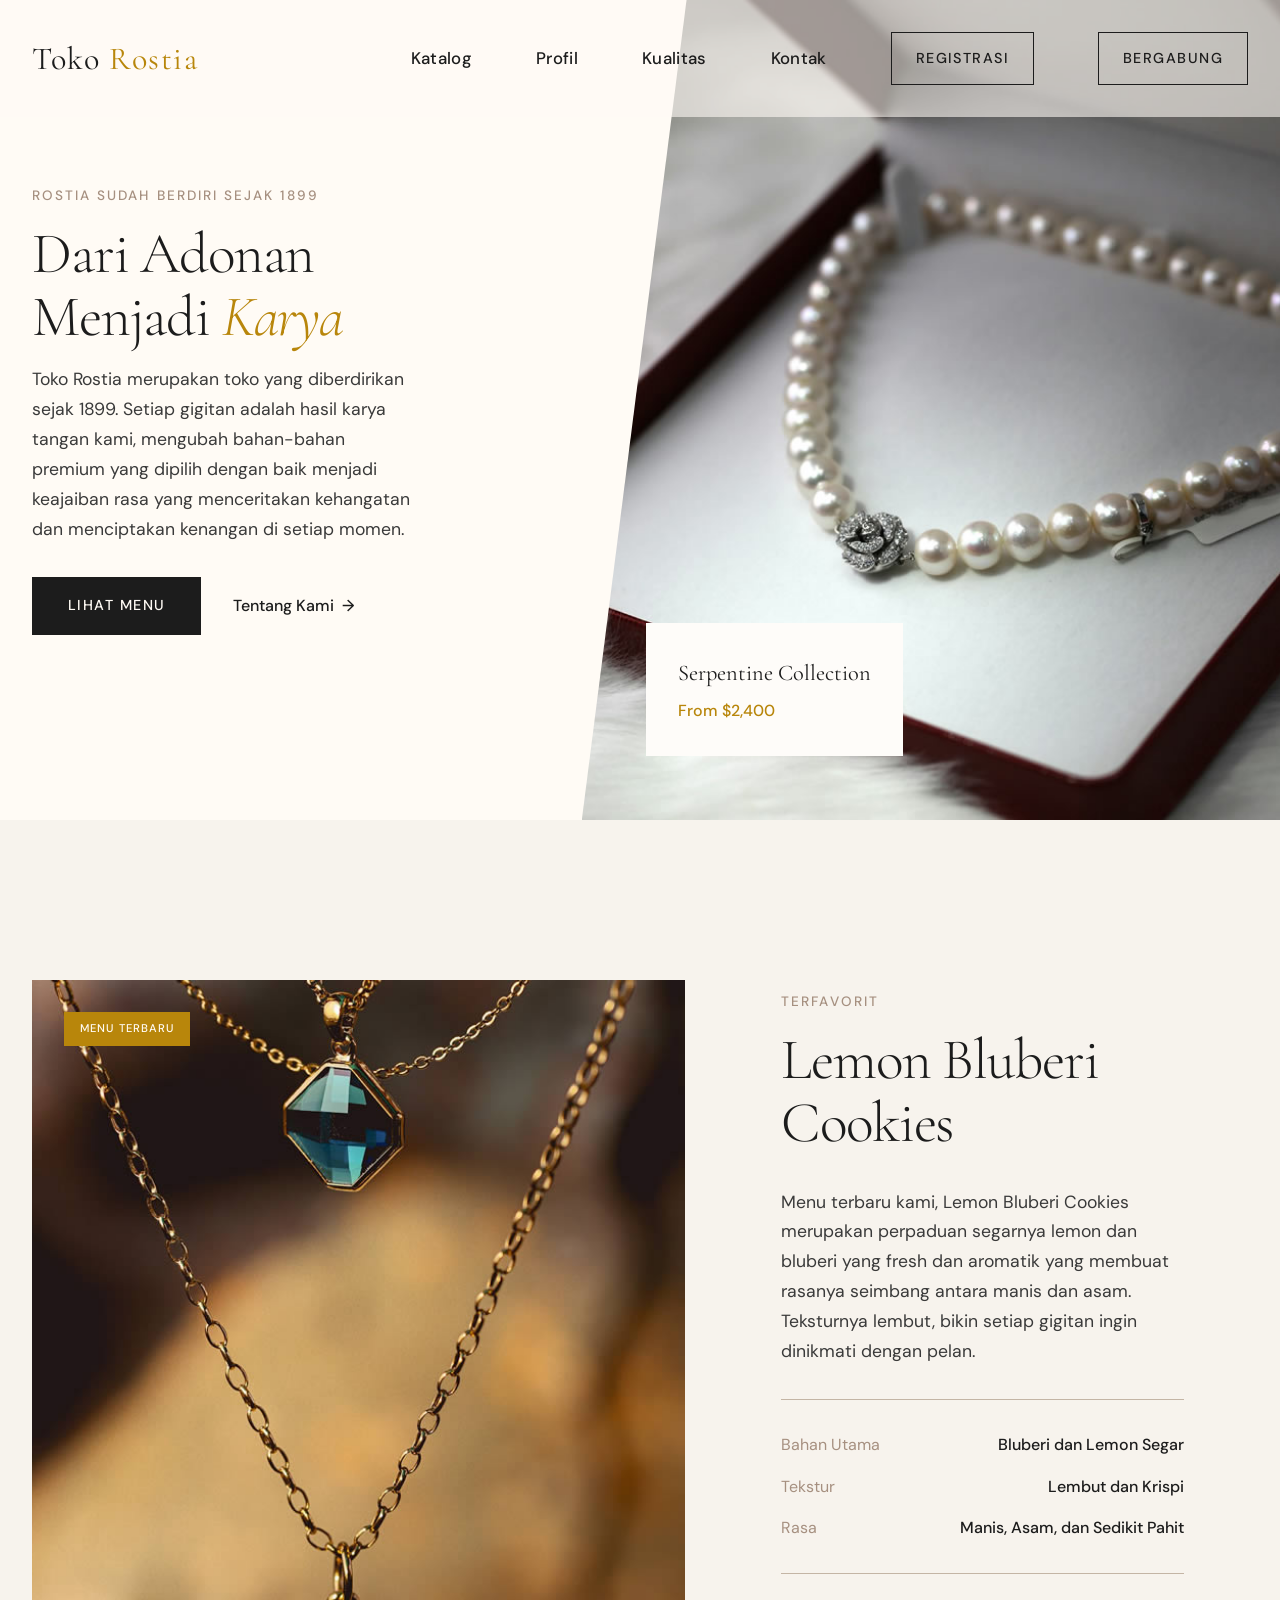
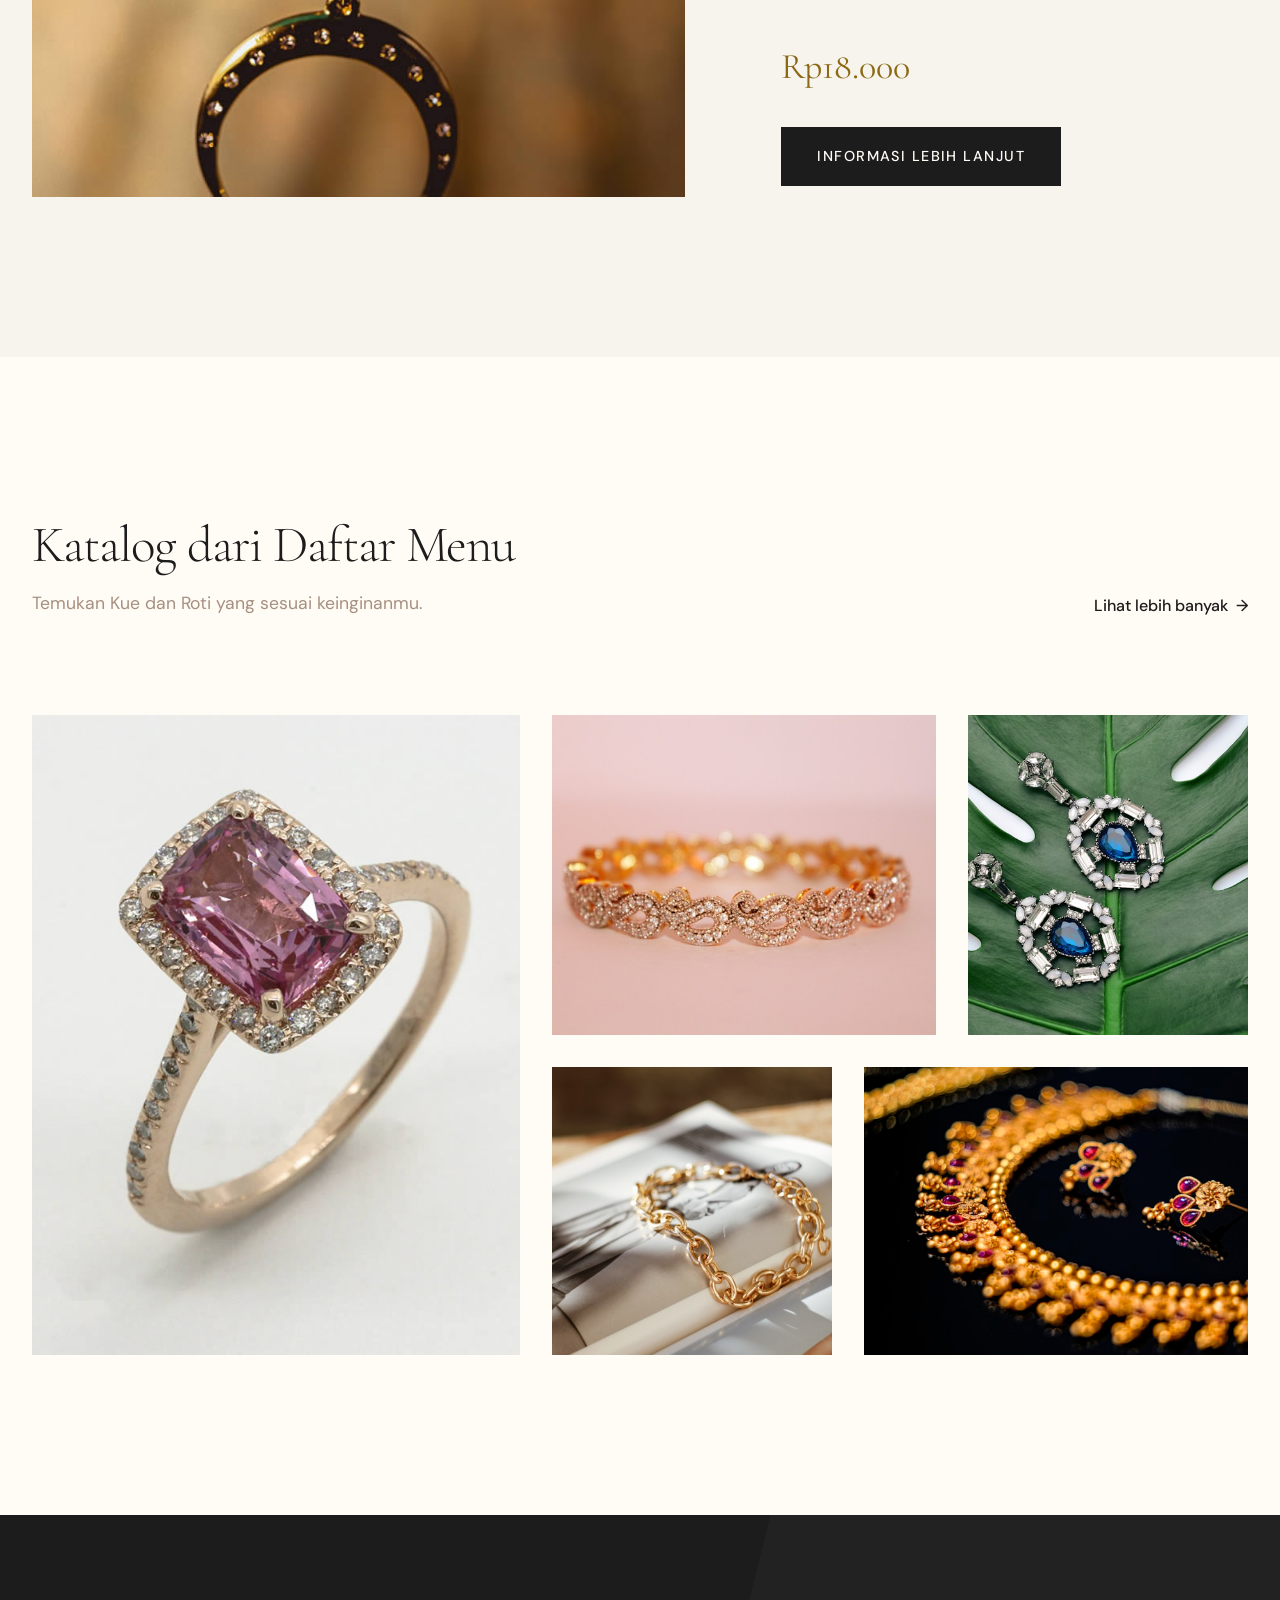
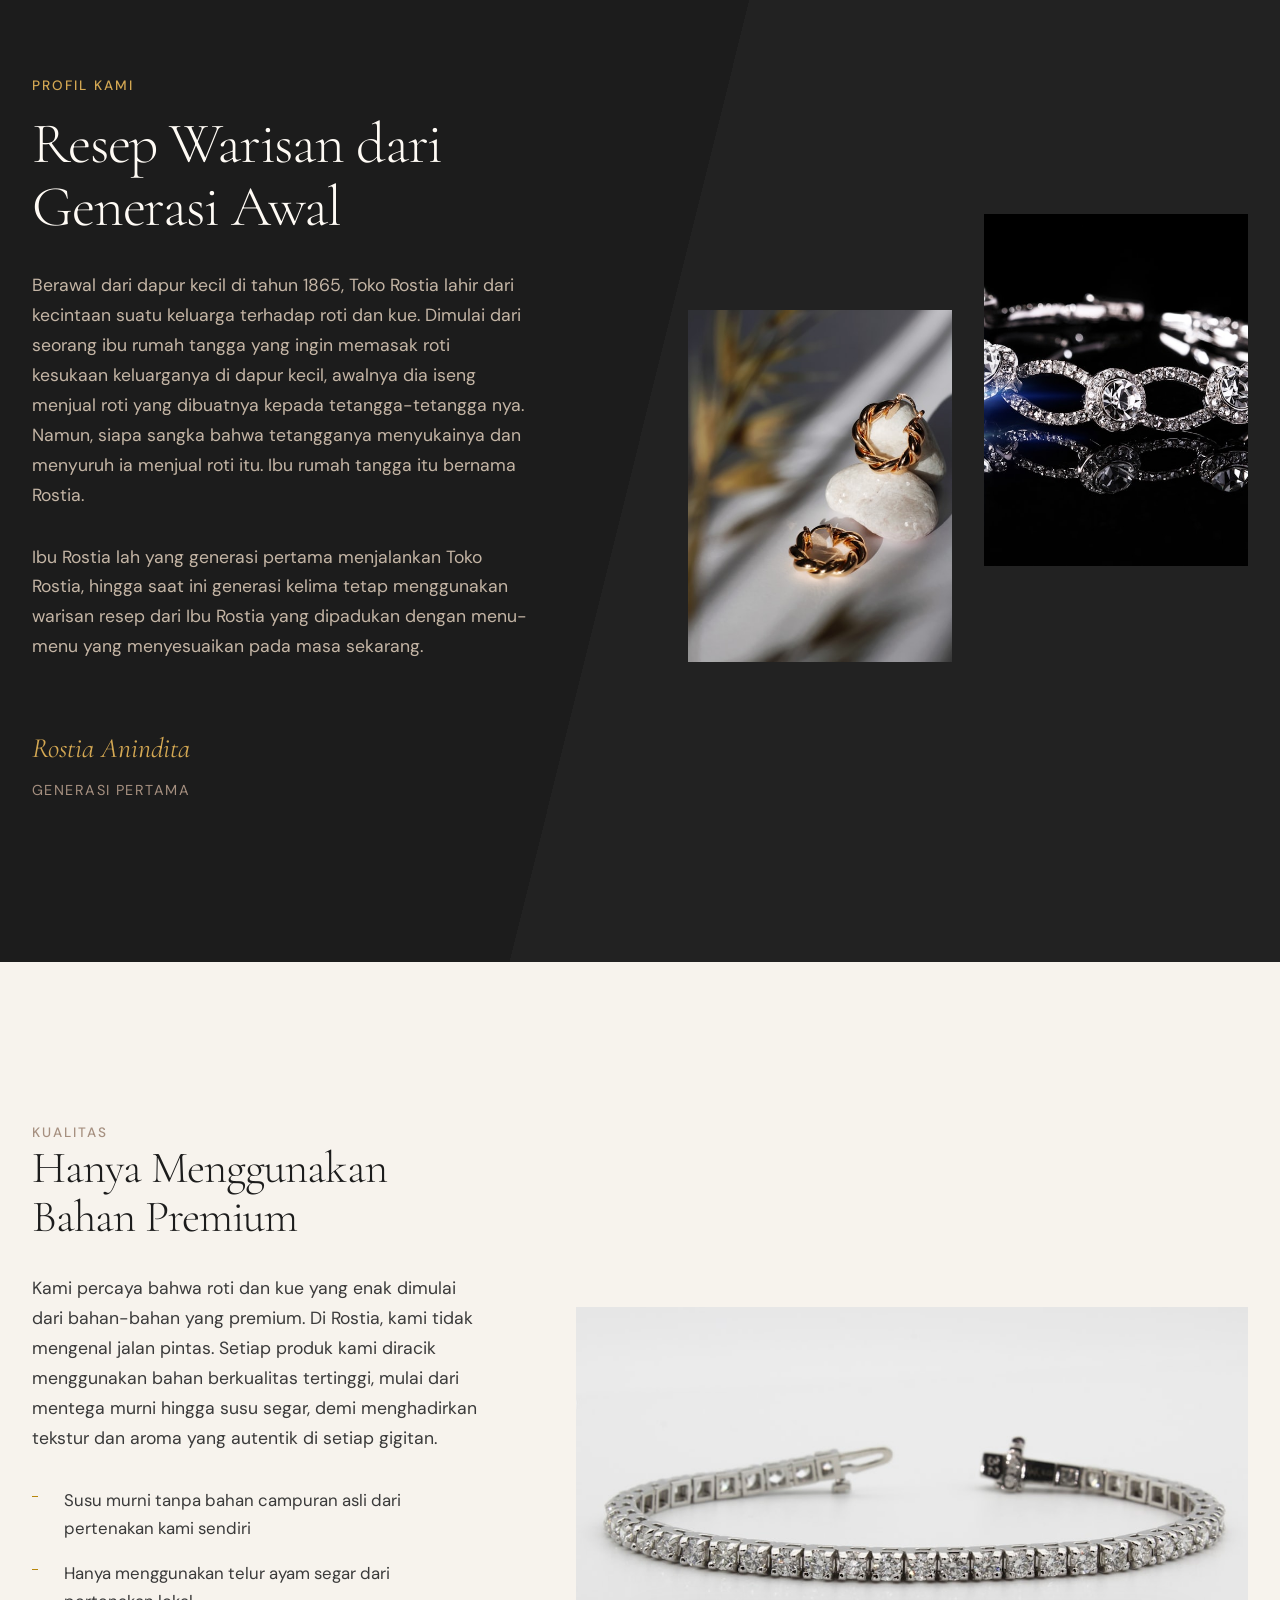
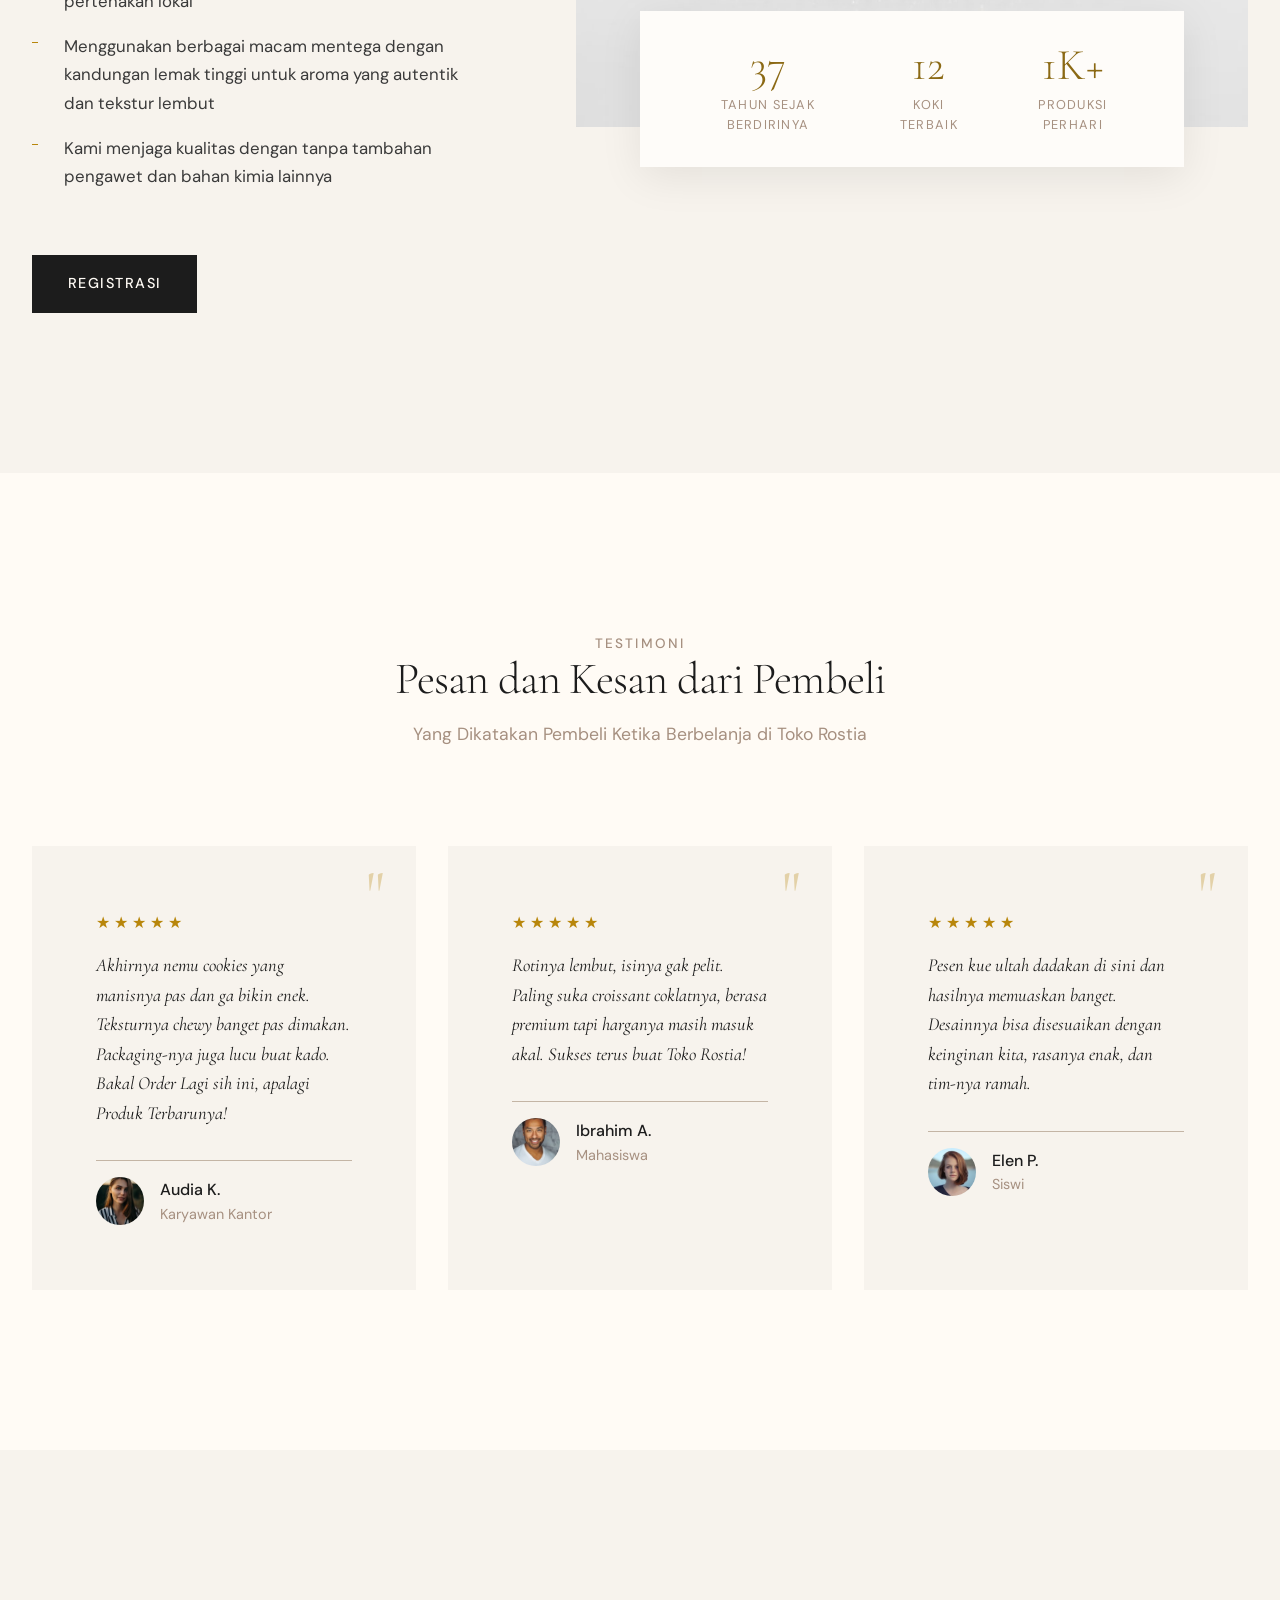
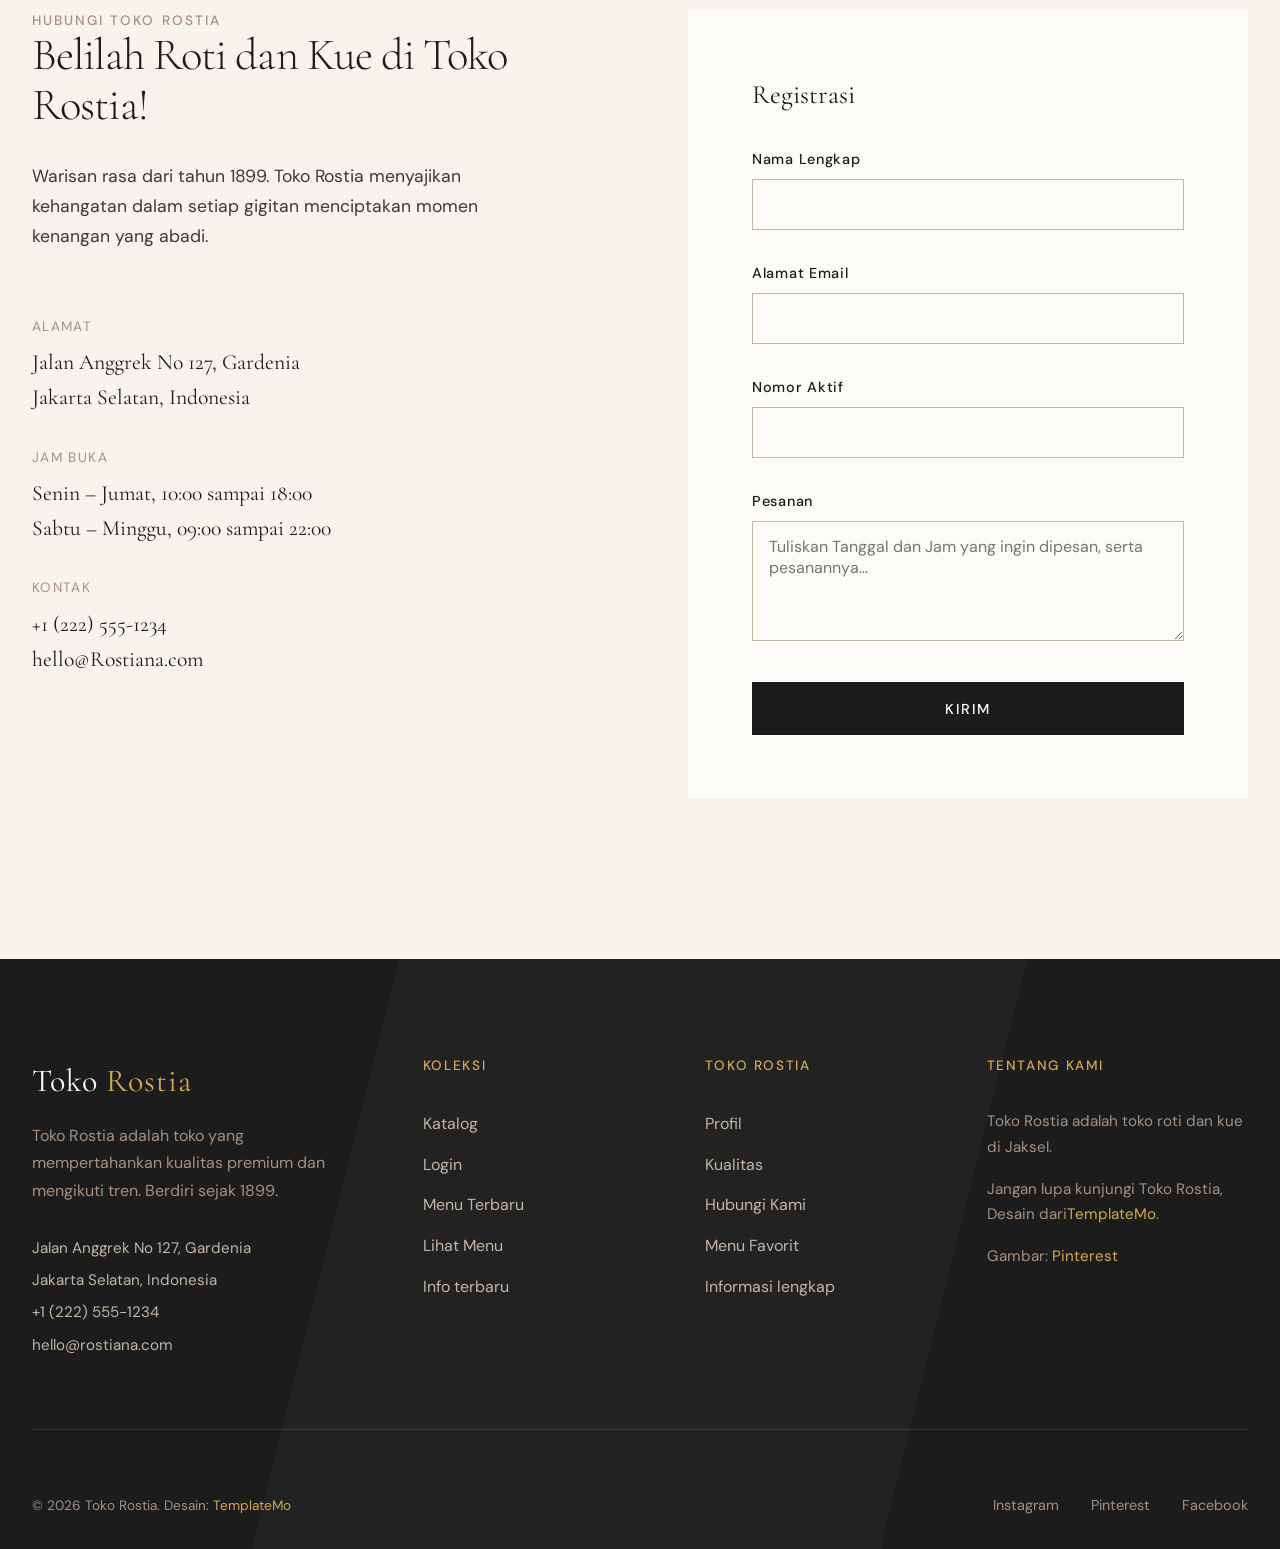
<file: index.html>
<!DOCTYPE html>
<html lang="en">
<head>
    <meta charset="UTF-8">
    <meta name="viewport" content="width=device-width, initial-scale=1.0">
    <title>tokorostia</title>
    
    <!-- Google Fonts -->
    <link rel="preconnect" href="https://fonts.googleapis.com">
    <link rel="preconnect" href="https://fonts.gstatic.com" crossorigin>
    <link href="https://fonts.googleapis.com/css2?family=Cormorant+Garamond:ital,wght@0,300;0,400;0,500;0,600;1,300;1,400&family=DM+Sans:ital,wght@0,400;0,500;0,600;1,400&display=swap" rel="stylesheet">
    <link rel="stylesheet" href="templatemo-maison-style.css">
    <!--

TemplateMo 611 Maison Doree

https://templatemo.com/tm-611-maison-doree

-->
</head>
<body>
    <!-- Header -->
    <header class="site-header" id="header">
        <div class="container">
            <div class="header-inner">
                <a href="#" class="logo">Toko <span>Rostia</span></a>
                
                <nav class="nav-main">
                    <a href="#collections">Katalog</a>
                    <a href="#story">Profil</a>
                    <a href="#craftsmanship">Kualitas</a>
                    <a href="#contact">Kontak</a>
                    <a href="#contact" class="nav-cta">Registrasi</a>
                    <a href="login/index.html" class="nav-cta">Bergabung</a>
                </nav>
                
                <button class="menu-toggle" id="menuToggle" aria-label="Toggle menu">
                    <span></span>
                    <span></span>
                    <span></span>
                </button>
            </div>
        </div>
    </header>
    
    <!-- Mobile Navigation -->
    <div class="mobile-overlay" id="mobileOverlay"></div>
    <nav class="mobile-nav" id="mobileNav">
        <button class="mobile-nav-close" id="mobileNavClose">×</button>
        <ul class="mobile-nav-links">
            <li><a href="#collections">Katalog</a></li>
            <li><a href="#story">Profil</a></li>
            <li><a href="#craftsmanship">Kualitas</a></li>
            <li><a href="#contact">Kontak</a></li>
        </ul>
        <div class="mobile-nav-cta">
            <a href="#contact" class="btn-primary">Registrasi</a>
            <a href="login/index.html" class="btn-primary">Bergabung</a>
        </div>
    </nav>
    
    <!-- Hero Section -->
    <section class="hero">
        <div class="hero-content">
            <p class="text-label hero-tagline">Rostia Sudah Berdiri Sejak 1899</p>
            <h1 class="heading-display hero-title">
                Dari Adonan<br>Menjadi <em>Karya</em>
            </h1>
            <p class="text-body hero-description">
                Toko Rostia merupakan toko yang diberdirikan sejak 1899. Setiap gigitan adalah hasil karya tangan  kami, mengubah bahan-bahan premium yang dipilih dengan baik menjadi keajaiban rasa yang menceritakan kehangatan dan menciptakan kenangan di setiap momen.
            </p>
            <div class="hero-actions">
                <a href="#collections" class="btn-primary">Lihat Menu</a>
                <a href="#story" class="btn-text">Tentang Kami</a>
            </div>
        </div>
        <div class="hero-image">
            <div class="hero-slide active" data-title="Matcha Mochi Cookies" data-price="Mulai Rp29.000">
                <img src="images/maison-hero-01.jpg" 
                     alt="Matcha Mochi Cookies">
            </div>
            <div class="hero-slide" data-title="Americano" data-price="Mulai Rp20.000">
                <img src="images/maison-hero-02.jpg" 
                     alt="Americano">
            </div>
            <div class="hero-slide" data-title="Croissant Cokelat" data-price="Mulai Rp17.000">
                <img src="images/maison-hero-03.jpg" 
                     alt="Croissant Cokelat">
            </div>
            <div class="hero-image-overlay">
                <p class="overlay-title" id="heroTitle">Serpentine Collection</p>
                <p class="overlay-price" id="heroPrice">From $2,400</p>
            </div>
        </div>
    </section>
    
    <!-- Featured Piece -->
    <section class="featured-piece">
        <div class="container">
            <div class="featured-grid">
                <div class="featured-image-wrapper">
                    <div class="featured-image">
                        <img src="images/maison-hero-02.jpg" 
                             alt="Handcrafted gold necklace">
                    </div>
                    <div class="featured-badge">Menu Terbaru</div>
                </div>
                <div class="featured-content">
                    <p class="text-label featured-label">Terfavorit</p>
                    <h2 class="heading-display featured-title">
                        Lemon Bluberi Cookies 
                    </h2>
                    <p class="text-body featured-description">
                        Menu terbaru kami, Lemon Bluberi Cookies merupakan perpaduan segarnya lemon dan bluberi yang fresh dan aromatik yang membuat rasanya seimbang antara manis dan asam. Teksturnya lembut, bikin setiap gigitan ingin dinikmati dengan pelan.
                    </p>
                    <div class="featured-details">
                        <div class="detail-row">
                            <span class="detail-label">Bahan Utama</span>
                            <span class="detail-value">Bluberi dan Lemon Segar</span>
                        </div>
                        <div class="detail-row">
                            <span class="detail-label">Tekstur</span>
                            <span class="detail-value">Lembut dan Krispi</span>
                        </div>
                        <div class="detail-row">
                            <span class="detail-label">Rasa</span>
                            <span class="detail-value">Manis, Asam, dan Sedikit Pahit</span>
                        </div>
                    </div>
                    <p class="featured-price">Rp18.000</p>
                    <a href="#contact" class="btn-primary">Informasi lebih lanjut</a>
                </div>
            </div>
        </div>
    </section>
    
    <!-- Collections -->
    <section class="collections" id="collections">
        <div class="container">
            <div class="section-header">
                <div class="section-header-left">
                    <h2 class="heading-display section-title">Katalog dari Daftar Menu</h2>
                    <p class="text-body section-subtitle">
                        Temukan Kue dan Roti yang sesuai keinginanmu.
                    </p>
                </div>
                <a href="#" class="btn-text">Lihat lebih banyak</a>
            </div>
            
            <div class="collections-grid">
                <div class="collection-item">
                    <div class="collection-image">
                        <img src="images/maison-hero-03.jpg" 
                             alt="Bridal jewelry collection">
                    </div>
                    <div class="collection-overlay">
                        <h3 class="collection-name">Roti</h3>
                        <p class="collection-count">11 macam</p>
                    </div>
                </div>
                
                <div class="collection-item">
                    <div class="collection-image">
                        <img src="images/maison-doree-01.jpg" 
                             alt="Everyday gold jewelry">
                    </div>
                    <div class="collection-overlay">
                        <h3 class="collection-name">Kue Ulang Tahun</h3>
                        <p class="collection-count">5 macam</p>
                    </div>
                </div>
                
                <div class="collection-item">
                    <div class="collection-image">
                        <img src="images/maison-doree-02.jpg" 
                             alt="Statement gold pieces">
                    </div>
                    <div class="collection-overlay">
                        <h3 class="collection-name">Makanan Utama</h3>
                        <p class="collection-count">20 macam</p>
                    </div>
                </div>
                
                <div class="collection-item">
                    <div class="collection-image">
                        <img src="images/maison-doree-03.jpg" 
                             alt="Heritage collection">
                    </div>
                    <div class="collection-overlay">
                        <h3 class="collection-name">Minuman</h3>
                        <p class="collection-count">12 macam</p>
                    </div>
                </div>
                
                <div class="collection-item">
                    <div class="collection-image">
                        <img src="images/maison-doree-04.jpg" 
                             alt="Men's gold collection">
                    </div>
                    <div class="collection-overlay">
                        <h3 class="collection-name">Makanan Penutup</h3>
                        <p class="collection-count">16 macam</p>
                    </div>
                </div>
            </div>
        </div>
    </section>
    
    <!-- Our Story -->
    <section class="story" id="story">
        <div class="container">
            <div class="story-grid">
                <div class="story-content">
                    <p class="text-label story-label">Profil Kami</p>
                    <h2 class="heading-display story-title">
                        Resep Warisan dari Generasi Awal
                    </h2>
                    <p class="text-body story-text">
                        Berawal dari dapur kecil di tahun 1865, Toko Rostia lahir dari kecintaan suatu keluarga terhadap roti dan kue. Dimulai dari seorang ibu rumah tangga yang ingin memasak roti kesukaan keluarganya di dapur kecil, awalnya dia iseng menjual roti yang dibuatnya kepada tetangga-tetangga nya. Namun, siapa sangka bahwa tetangganya menyukainya dan menyuruh ia menjual roti itu. Ibu rumah tangga itu bernama Rostia.
                    </p>
                    <p class="text-body story-text">
                        Ibu Rostia lah yang generasi pertama menjalankan Toko Rostia, hingga saat ini generasi kelima tetap menggunakan warisan resep dari Ibu Rostia yang dipadukan dengan menu-menu yang menyesuaikan pada masa sekarang.
                    </p>
                    <div class="story-signature">
                        <p class="signature-name">Rostia Anindita</p>
                        <p class="signature-title">Generasi Pertama</p>
                    </div>
                </div>
                <div class="story-images">
                    <div class="story-image">
                        <img src="images/maison-doree-05.jpg" 
                             alt="Goldsmith at work">
                    </div>
                    <div class="story-image">
                        <img src="images/maison-doree-06.jpg" 
                             alt="Jewelry crafting detail">
                    </div>
                </div>
            </div>
        </div>
    </section>
    
    <!-- Craftsmanship -->
    <section class="craftsmanship" id="craftsmanship">
        <div class="container">
            <div class="craft-grid">
                <div class="craft-content">
                    <p class="text-label">Kualitas</p>
                    <h2 class="heading-display craft-title">
                        Hanya Menggunakan Bahan Premium 
                    </h2>
                    <p class="text-body craft-text">
                        Kami percaya bahwa roti dan kue yang enak dimulai dari bahan-bahan yang premium. Di Rostia, kami tidak mengenal jalan pintas. Setiap produk kami diracik menggunakan bahan berkualitas tertinggi, mulai dari mentega murni hingga susu segar, demi menghadirkan tekstur dan aroma yang autentik di setiap gigitan.
                    </p>
                    <ul class="craft-list text-body">
                        <li>Susu murni tanpa bahan campuran asli dari pertenakan kami sendiri</li>
                        <li>Hanya menggunakan telur ayam segar dari pertenakan lokal</li>
                        <li>Menggunakan berbagai macam mentega dengan kandungan lemak tinggi untuk aroma yang autentik dan tekstur lembut</li>
                        <li>Kami menjaga kualitas dengan tanpa tambahan pengawet dan bahan kimia lainnya</li>
                    </ul>
                    <a href="#contact" class="btn-primary">Registrasi</a>
                </div>
                <div class="craft-image-wrapper">
                    <div class="craft-image">
                        <img src="images/maison-doree-07.jpg" 
                             alt="Jewelry craftsmanship workshop">
                    </div>
                    <div class="craft-stats">
                        <div class="stat-item">
                            <p class="stat-number">37</p>
                            <p class="stat-label">Tahun Sejak Berdirinya</p>
                        </div>
                        <div class="stat-item">
                            <p class="stat-number">12</p>
                            <p class="stat-label">Koki Terbaik</p>
                        </div>
                        <div class="stat-item">
                            <p class="stat-number">1K+</p>
                            <p class="stat-label">Produksi Perhari</p>
                        </div>
                    </div>
                </div>
            </div>
        </div>
    </section>
    
    <!-- Testimonials -->
    <section class="testimonials">
        <div class="container">
            <div class="testimonials-header">
                <p class="text-label">Testimoni</p>
                <h2 class="heading-display testimonials-title">Pesan dan Kesan dari Pembeli</h2>
                <p class="text-body testimonials-subtitle">Yang Dikatakan Pembeli Ketika Berbelanja di Toko Rostia</p>
            </div>
            
            <div class="testimonials-grid">
                <div class="testimonial-card">
                    <div class="testimonial-stars">
                        <span>★</span><span>★</span><span>★</span><span>★</span><span>★</span>
                    </div>
                    <p class="testimonial-text">
                        Akhirnya nemu cookies yang manisnya pas dan ga bikin enek. Teksturnya chewy banget pas dimakan. Packaging-nya juga lucu buat kado. Bakal Order Lagi sih ini, apalagi Produk Terbarunya!
                    </p>
                    <div class="testimonial-author">
                        <div class="testimonial-avatar">
                            <img src="images/avatar-01.jpg" alt="Catherine W.">
                        </div>
                        <div class="testimonial-info">
                            <p class="testimonial-name">Audia K.</p>
                            <p class="testimonial-detail">Karyawan Kantor</p>
                        </div>
                    </div>
                </div>
                
                <div class="testimonial-card">
                    <div class="testimonial-stars">
                        <span>★</span><span>★</span><span>★</span><span>★</span><span>★</span>
                    </div>
                    <p class="testimonial-text">
                        Rotinya lembut, isinya gak pelit. Paling suka croissant coklatnya, berasa premium tapi harganya masih masuk akal. Sukses terus buat Toko Rostia!
                    </p>
                    <div class="testimonial-author">
                        <div class="testimonial-avatar">
                            <img src="images/avatar-02.jpg" alt="Michael T.">
                        </div>
                        <div class="testimonial-info">
                            <p class="testimonial-name">Ibrahim A.</p>
                            <p class="testimonial-detail">Mahasiswa</p>
                        </div>
                    </div>
                </div>
                
                <div class="testimonial-card">
                    <div class="testimonial-stars">
                        <span>★</span><span>★</span><span>★</span><span>★</span><span>★</span>
                    </div>
                    <p class="testimonial-text">
                        Pesen kue ultah dadakan di sini dan hasilnya memuaskan banget. Desainnya bisa disesuaikan dengan keinginan kita, rasanya enak, dan tim-nya ramah.
                    </p>
                    <div class="testimonial-author">
                        <div class="testimonial-avatar">
                            <img src="images/avatar-03.jpg" alt="Eleanor M.">
                        </div>
                        <div class="testimonial-info">
                            <p class="testimonial-name">Elen P.</p>
                            <p class="testimonial-detail">Siswi</p>
                        </div>
                    </div>
                </div>
            </div>
        </div>
    </section>
    
    <!-- Contact -->
    <section class="contact" id="contact">
        <div class="container">
            <div class="contact-grid">
                <div class="contact-content">
                    <p class="text-label">Hubungi Toko Rostia</p>
                    <h2 class="heading-display contact-title">
                        Belilah Roti dan Kue di Toko Rostia! 
                    </h2>
                    <p class="text-body contact-text">
                        Warisan rasa dari tahun 1899. Toko Rostia menyajikan kehangatan dalam setiap gigitan menciptakan momen kenangan yang abadi.
                    </p>
                    
                    <div class="contact-details">
                        <div class="contact-item">
                            <p class="contact-item-label">Alamat</p>
                            <p class="contact-item-value">
                                Jalan Anggrek No 127, Gardenia<br>
                                Jakarta Selatan, Indonesia 
                            </p>
                        </div>
                        <div class="contact-item">
                            <p class="contact-item-label">Jam Buka</p>
                            <p class="contact-item-value">
                                Senin – Jumat, 10:00 sampai 18:00<br>
                                Sabtu – Minggu, 09:00 sampai 22:00
                            </p>
                        </div>
                        <div class="contact-item">
                            <p class="contact-item-label">Kontak</p>
                            <p class="contact-item-value">
                                <a href="tel:+121255534">+1 (222) 555-1234</a><br>
                                <a href="mailto:hello@maisondoree.com">hello@Rostiana.com</a>
                            </p>
                        </div>
                    </div>
                </div>
                
                <div class="contact-form-wrapper">
                    <h3 class="form-title">Registrasi</h3>
                    <form id="appointmentForm">
                        <div class="form-group">
                            <label class="form-label" for="name">Nama Lengkap</label>
                            <input type="text" id="name" name="name" class="form-input" required>
                        </div>
                        <div class="form-group">
                            <label class="form-label" for="email">Alamat Email</label>
                            <input type="email" id="email" name="email" class="form-input" required>
                        </div>
                        <div class="form-group">
                            <label class="form-label" for="phone">Nomor Aktif</label>
                            <input type="tel" id="phone" name="phone" class="form-input">
                        </div>
                        <div class="form-group">
                            <label class="form-label" for="message">Pesanan</label>
                            <textarea id="message" name="message" class="form-textarea" 
                                placeholder="Tuliskan Tanggal dan Jam yang ingin dipesan, serta pesanannya..."></textarea>
                        </div>
                        <button type="submit" class="form-submit">Kirim</button>
                    </form>
                </div>
            </div>
        </div>
    </section>
    
    <!-- Footer -->
    <footer class="site-footer">
        <div class="container">
            <div class="footer-grid">
                <!-- Column 1: Brand & Contact -->
                <div class="footer-brand">
                    <p class="footer-logo">Toko <span>Rostia</span></p>
                    <p class="footer-tagline">
                        Toko Rostia adalah toko yang mempertahankan kualitas premium dan mengikuti tren. Berdiri sejak 1899.
                    </p>
                    <div class="footer-contact-info">
                        <p>Jalan Anggrek No 127, Gardenia</p>
                        <p>Jakarta Selatan, Indonesia</p>
                        <p><a href="tel:+121255534">+1 (222) 555-1234</a></p>
                        <p><a href="mailto:hello@maisondoree.com">hello@rostiana.com</a></p>
                    </div>
                </div>
                
                <!-- Column 2: Quick Links -->
                <div class="footer-column">
                    <h4 class="footer-column-title">Koleksi</h4>
                    <ul class="footer-links">
                        <li><a href="#collections">Katalog</a></li>
                        <li><a href="#">Login</a></li>
                        <li><a href="#">Menu Terbaru</a></li>
                        <li><a href="#">Lihat Menu</a></li>
                        <li><a href="#">Info terbaru</a></li>
                    </ul>
                </div>
                
                <!-- Column 3: Company -->
                <div class="footer-column">
                    <h4 class="footer-column-title">Toko Rostia</h4>
                    <ul class="footer-links">
                        <li><a href="#story">Profil</a></li>
                        <li><a href="#craftsmanship">Kualitas</a></li>
                        <li><a href="#contact">Hubungi Kami</a></li>
                        <li><a href="#">Menu Favorit</a></li>
                        <li><a href="#">Informasi lengkap</a></li>
                    </ul>
                </div>
                
                <!-- Column 4: About This Website -->
                <div class="footer-column footer-about">
                    <h4 class="footer-column-title">Tentang Kami</h4>
                    <p>
                        Toko Rostia adalah toko roti dan kue di Jaksel.
                    </p>
                    <p>
                        Jangan lupa kunjungi Toko Rostia, Desain dari<a href="https://templatemo.com" target="_blank">TemplateMo</a>.
                    </p>
                    <p>
                        Gambar: <a href="https://pinterest.com" target="_blank">Pinterest</a>
                    </p>
                </div>
            </div>
            
            <!-- Footer Bottom -->
            <div class="footer-bottom">
                <p class="footer-copyright">© 2026 Toko Rostia. Desain: <a href="https://templatemo.com" target="_blank" rel="nofollow">TemplateMo</a></p>
                <div class="footer-social">
                    <a href="#">Instagram</a>
                    <a href="#">Pinterest</a>
                    <a href="#">Facebook</a>
                </div>
            </div>
        </div>
    </footer>
    <script src="templatemo-maison-doree.js"></script>
</body>
</html>
</file>
<file: templatemo-maison-style.css>
@charset "utf-8";
/* 

CSS Document 

TemplateMo 611 Maison Doree

https://templatemo.com/tm-611-maison-doree

*/

:root {
	--color-cream: #FFFBF5;
	--color-ivory: #F7F3ED;
	--color-warm-white: #FEFCF9;
	--color-gold: #B8860B;
	--color-gold-light: #D4A853;
	--color-gold-dark: #8B6914;
	--color-charcoal: #1C1C1C;
	--color-charcoal-soft: #3A3A3A;
	--color-taupe: #A69080;
	--color-taupe-light: #C4B5A5;

	--font-display: 'Cormorant Garamond', Georgia, serif;
	--font-body: 'DM Sans', -apple-system, sans-serif;

	--space-xs: 0.5rem;
	--space-sm: 1rem;
	--space-md: 2rem;
	--space-lg: 4rem;
	--space-xl: 6rem;
	--space-2xl: 10rem;
}

*,
*::before,
*::after {
	margin: 0;
	padding: 0;
	box-sizing: border-box;
}

html {
	scroll-behavior: smooth;
}

body {
	font-family: var(--font-body);
	font-size: 18px;
	line-height: 1.6;
	color: var(--color-charcoal);
	background-color: var(--color-cream);
	-webkit-font-smoothing: antialiased;
}

img {
	max-width: 100%;
	height: auto;
	display: block;
}

a {
	color: inherit;
	text-decoration: none;
}

/* Typography */
.heading-display {
	font-family: var(--font-display);
	font-weight: 300;
	line-height: 1.1;
	letter-spacing: -0.02em;
}

.heading-editorial {
	font-family: var(--font-display);
	font-weight: 400;
	font-style: italic;
	line-height: 1.2;
}

.text-label {
	font-family: var(--font-body);
	font-size: 0.85rem;
	font-weight: 500;
	letter-spacing: 0.15em;
	text-transform: uppercase;
	color: var(--color-taupe);
}

.text-body {
	font-family: var(--font-body);
	font-size: 1.1rem;
	line-height: 1.7;
	color: var(--color-charcoal-soft);
}

/* Layout Utilities */
.container {
	width: 100%;
	max-width: 1400px;
	margin: 0 auto;
	padding: 0 var(--space-md);
}

.container--narrow {
	max-width: 900px;
}

.container--wide {
	max-width: 1600px;
}

/* ========================================
           HEADER / NAVIGATION
        ======================================== */
.site-header {
	position: fixed;
	top: 0;
	left: 0;
	right: 0;
	z-index: 1000;
	padding: var(--space-md) 0;
	transition: background 0.4s ease, padding 0.4s ease;
}

.site-header::before {
	content: '';
	position: absolute;
	top: 0;
	left: 0;
	right: 0;
	bottom: 0;
	background-color: rgba(255, 251, 245, 0.6);
	z-index: -1;
}

.site-header.scrolled {
	background: rgba(255, 251, 245, 0.98);
	backdrop-filter: blur(10px);
	padding: var(--space-sm) 0;
	box-shadow: 0 1px 0 rgba(0, 0, 0, 0.05);
}

.site-header.scrolled::before {
	display: none;
}

.header-inner {
	display: flex;
	align-items: center;
	justify-content: space-between;
}

.logo {
	font-family: var(--font-display);
	font-size: 2rem;
	font-weight: 400;
	letter-spacing: 0.05em;
}

.logo span {
	color: var(--color-gold);
}

.nav-main {
	display: flex;
	align-items: center;
	gap: var(--space-lg);
}

.nav-main a:not(.nav-cta) {
	font-family: var(--font-body);
	font-size: 1.05rem;
	font-weight: 500;
	letter-spacing: 0.02em;
	position: relative;
	padding: var(--space-xs) 0;
	transition: color 0.3s ease;
}

.nav-main a:not(.nav-cta):hover {
	color: var(--color-gold);
}

.nav-cta {
	font-family: var(--font-body);
	font-size: 0.9rem;
	font-weight: 500;
	letter-spacing: 0.1em;
	text-transform: uppercase;
	padding: 0.875rem 1.5rem;
	border: 1px solid var(--color-charcoal);
	transition: all 0.3s ease;
}

.nav-cta:hover {
	background-color: var(--color-charcoal);
	color: var(--color-cream);
}

/* Mobile Menu Toggle */
.menu-toggle {
	display: none;
	flex-direction: column;
	gap: 5px;
	background: none;
	border: none;
	cursor: pointer;
	padding: 10px;
}

.menu-toggle span {
	display: block;
	width: 24px;
	height: 1.5px;
	background-color: var(--color-charcoal);
	transition: all 0.3s ease;
}

/* ========================================
           HERO SECTION
        ======================================== */
.hero {
	min-height: 600px;
	max-height: 820px;
	height: 100vh;
	display: grid;
	grid-template-columns: 1fr 1.2fr;
	background-color: var(--color-cream);
	overflow: hidden;
}

.hero-content {
	display: flex;
	flex-direction: column;
	justify-content: center;
	padding: var(--space-md) var(--space-lg);
	padding-left: max(var(--space-md), calc((100vw - 1400px) / 2 + var(--space-md)));
}

.hero-tagline {
	margin-bottom: var(--space-sm);
	opacity: 0;
	transform: translateY(20px);
	animation: fadeUp 0.8s ease forwards;
	animation-delay: 0.3s;
}

.hero-title {
	font-size: clamp(2.5rem, 4.5vw, 4rem);
	margin-bottom: var(--space-sm);
	opacity: 0;
	transform: translateY(30px);
	animation: fadeUp 0.8s ease forwards;
	animation-delay: 0.5s;
}

.hero-title em {
	font-style: italic;
	color: var(--color-gold);
}

.hero-description {
	max-width: 380px;
	margin-bottom: var(--space-md);
	opacity: 0;
	transform: translateY(20px);
	animation: fadeUp 0.8s ease forwards;
	animation-delay: 0.7s;
}

.hero-actions {
	display: flex;
	align-items: center;
	gap: var(--space-md);
	opacity: 0;
	transform: translateY(20px);
	animation: fadeUp 0.8s ease forwards;
	animation-delay: 0.9s;
}

.btn-primary {
	display: inline-flex;
	align-items: center;
	gap: var(--space-sm);
	font-family: var(--font-body);
	font-size: 0.9rem;
	font-weight: 500;
	letter-spacing: 0.1em;
	text-transform: uppercase;
	padding: 1.1rem 2.25rem;
	background-color: var(--color-charcoal);
	color: var(--color-cream);
	border: none;
	cursor: pointer;
	transition: all 0.3s ease;
}

.btn-primary:hover {
	background-color: var(--color-gold-dark);
}

.btn-text {
	font-family: var(--font-body);
	font-size: 1rem;
	font-weight: 500;
	color: var(--color-charcoal);
	position: relative;
}

.btn-text::after {
	content: '→';
	margin-left: 0.5rem;
	transition: margin-left 0.3s ease;
}

.btn-text:hover::after {
	margin-left: 0.75rem;
}

.hero-image {
	position: relative;
	overflow: hidden;
	clip-path: polygon(15% 0, 100% 0, 100% 100%, 0 100%);
}

.hero-slide {
	position: absolute;
	inset: 0;
	opacity: 0;
	transition: opacity 1s ease-in-out;
}

.hero-slide.active {
	opacity: 1;
}

.hero-slide img {
	width: 100%;
	height: 100%;
	object-fit: cover;
}

.hero-image-overlay {
	position: absolute;
	bottom: var(--space-lg);
	left: var(--space-lg);
	background-color: var(--color-warm-white);
	padding: var(--space-md);
	max-width: 280px;
	z-index: 10;
	opacity: 0;
	transform: translateY(20px);
	animation: fadeUp 0.8s ease forwards;
	animation-delay: 1.1s;
}

.overlay-title {
	font-family: var(--font-display);
	font-size: 1.4rem;
	font-weight: 400;
	margin-bottom: var(--space-xs);
	transition: opacity 0.5s ease;
}

.overlay-price {
	font-family: var(--font-body);
	font-size: 1rem;
	color: var(--color-gold);
	font-weight: 500;
	transition: opacity 0.5s ease;
}

@keyframes fadeUp {
	to {
		opacity: 1;
		transform: translateY(0);
	}
}

/* ========================================
           FEATURED PIECE SECTION
        ======================================== */
.featured-piece {
	padding: var(--space-2xl) 0;
	background-color: var(--color-ivory);
}

.featured-grid {
	display: grid;
	grid-template-columns: 1.4fr 1fr;
	gap: var(--space-xl);
	align-items: center;
}

.featured-image-wrapper {
	position: relative;
}

.featured-image {
	aspect-ratio: 4/5;
	overflow: hidden;
}

.featured-image img {
	width: 100%;
	height: 100%;
	object-fit: cover;
	transition: transform 0.8s ease;
}

.featured-image-wrapper:hover .featured-image img {
	transform: scale(1.03);
}

.featured-badge {
	position: absolute;
	top: var(--space-md);
	left: var(--space-md);
	background-color: var(--color-gold);
	color: var(--color-cream);
	font-family: var(--font-body);
	font-size: 0.7rem;
	font-weight: 500;
	letter-spacing: 0.1em;
	text-transform: uppercase;
	padding: 0.5rem 1rem;
}

.featured-content {
	padding-right: var(--space-lg);
}

.featured-label {
	margin-bottom: var(--space-sm);
}

.featured-title {
	font-size: clamp(2.75rem, 4.5vw, 4rem);
	margin-bottom: var(--space-md);
}

.featured-description {
	margin-bottom: var(--space-md);
}

.featured-details {
	display: flex;
	flex-direction: column;
	gap: var(--space-sm);
	margin-bottom: var(--space-lg);
	padding: var(--space-md) 0;
	border-top: 1px solid var(--color-taupe-light);
	border-bottom: 1px solid var(--color-taupe-light);
}

.detail-row {
	display: flex;
	justify-content: space-between;
	font-size: 1rem;
}

.detail-label {
	color: var(--color-taupe);
}

.detail-value {
	font-weight: 500;
}

.featured-price {
	font-family: var(--font-display);
	font-size: 2.25rem;
	font-weight: 400;
	color: var(--color-gold-dark);
	margin-bottom: var(--space-md);
}

/* ========================================
           COLLECTIONS SECTION
        ======================================== */
.collections {
	padding: var(--space-2xl) 0;
	background-color: var(--color-cream);
}

.section-header {
	display: flex;
	justify-content: space-between;
	align-items: flex-end;
	margin-bottom: var(--space-xl);
}

.section-header-left {
	max-width: 500px;
}

.section-title {
	font-size: clamp(2.25rem, 4vw, 3.5rem);
	margin-bottom: var(--space-sm);
}

.section-subtitle {
	color: var(--color-taupe);
}

/* Asymmetric Masonry Grid */
.collections-grid {
	display: grid;
	grid-template-columns: repeat(12, 1fr);
	grid-template-rows: repeat(2, auto);
	gap: var(--space-md);
}

.collection-item {
	position: relative;
	overflow: hidden;
	cursor: pointer;
}

.collection-item:nth-child(1) {
	grid-column: 1 / 6;
	grid-row: 1 / 3;
}

.collection-item:nth-child(2) {
	grid-column: 6 / 10;
	grid-row: 1 / 2;
}

.collection-item:nth-child(3) {
	grid-column: 10 / 13;
	grid-row: 1 / 2;
}

.collection-item:nth-child(4) {
	grid-column: 6 / 9;
	grid-row: 2 / 3;
}

.collection-item:nth-child(5) {
	grid-column: 9 / 13;
	grid-row: 2 / 3;
}

.collection-image {
	width: 100%;
	height: 100%;
	min-height: 280px;
	overflow: hidden;
}

.collection-item:nth-child(1) .collection-image {
	min-height: 600px;
}

.collection-image img {
	width: 100%;
	height: 100%;
	object-fit: cover;
	transition: transform 0.6s ease;
}

.collection-item:hover .collection-image img {
	transform: scale(1.05);
}

.collection-overlay {
	position: absolute;
	inset: 0;
	background: linear-gradient(to top, rgba(28, 28, 28, 0.7) 0%, transparent 60%);
	display: flex;
	flex-direction: column;
	justify-content: flex-end;
	padding: var(--space-md);
	opacity: 0;
	transition: opacity 0.4s ease;
}

.collection-item:hover .collection-overlay {
	opacity: 1;
}

.collection-name {
	font-family: var(--font-display);
	font-size: 1.75rem;
	font-weight: 400;
	color: var(--color-cream);
	margin-bottom: var(--space-xs);
}

.collection-count {
	font-size: 0.9rem;
	color: var(--color-taupe-light);
	letter-spacing: 0.05em;
}

/* ========================================
           ABOUT / STORY SECTION
        ======================================== */
.story {
	padding: var(--space-2xl) 0;
	background: linear-gradient(104deg,
			#1C1C1C 0%,
			#1C1C1C 50%,
			#222222 50%,
			#222222 100%);
	color: var(--color-cream);
	overflow: hidden;
}

.story-grid {
	display: grid;
	grid-template-columns: 1fr 1fr;
	gap: var(--space-xl);
	align-items: center;
}

.story-content {
	padding-right: var(--space-lg);
}

.story-label {
	color: var(--color-gold-light);
	margin-bottom: var(--space-sm);
}

.story-title {
	font-size: clamp(2.75rem, 4.5vw, 4.5rem);
	margin-bottom: var(--space-md);
	color: var(--color-cream);
}

.story-text {
	color: var(--color-taupe-light);
	margin-bottom: var(--space-md);
}

.story-signature {
	margin-top: var(--space-lg);
}

.signature-name {
	font-family: var(--font-display);
	font-style: italic;
	font-size: 1.75rem;
	color: var(--color-gold-light);
	margin-bottom: var(--space-xs);
}

.signature-title {
	font-size: 0.9rem;
	color: var(--color-taupe);
	letter-spacing: 0.1em;
	text-transform: uppercase;
}

.story-images {
	display: grid;
	grid-template-columns: 1fr 1fr;
	gap: var(--space-md);
	position: relative;
}

.story-image:first-child {
	margin-top: var(--space-xl);
}

.story-image {
	aspect-ratio: 3/4;
	overflow: hidden;
}

.story-image img {
	width: 100%;
	height: 100%;
	object-fit: cover;
}

/* ========================================
           CRAFTSMANSHIP SECTION
        ======================================== */
.craftsmanship {
	padding: var(--space-2xl) 0;
	background-color: var(--color-ivory);
	overflow: hidden;
}

.craft-grid {
	display: grid;
	grid-template-columns: 1fr 1.5fr;
	gap: var(--space-xl);
	align-items: center;
}

.craft-content {
	order: 1;
}

.craft-image-wrapper {
	order: 2;
	position: relative;
}

.craft-image {
	aspect-ratio: 16/10;
	overflow: hidden;
}

.craft-image img {
	width: 100%;
	height: 100%;
	object-fit: cover;
}

.craft-stats {
	position: absolute;
	bottom: -40px;
	left: var(--space-lg);
	right: var(--space-lg);
	display: flex;
	gap: var(--space-lg);
	background-color: var(--color-warm-white);
	padding: var(--space-md) var(--space-lg);
	box-shadow: 0 10px 40px rgba(0, 0, 0, 0.08);
}

.stat-item {
	text-align: center;
}

.stat-number {
	font-family: var(--font-display);
	font-size: 2.75rem;
	font-weight: 300;
	color: var(--color-gold-dark);
	line-height: 1;
	margin-bottom: var(--space-xs);
}

.stat-label {
	font-size: 0.8rem;
	letter-spacing: 0.1em;
	text-transform: uppercase;
	color: var(--color-taupe);
}

.craft-title {
	font-size: clamp(2.25rem, 3.5vw, 3rem);
	margin-bottom: var(--space-md);
}

.craft-text {
	margin-bottom: var(--space-md);
}

.craft-list {
	list-style: none;
	margin-bottom: var(--space-lg);
}

.craft-list li {
	position: relative;
	padding-left: var(--space-md);
	margin-bottom: var(--space-sm);
	font-size: 1.05rem;
}

.craft-list li::before {
	content: '';
	position: absolute;
	left: 0;
	top: 0.6em;
	width: 6px;
	height: 1px;
	background-color: var(--color-gold);
}

/* ========================================
           TESTIMONIALS SECTION
        ======================================== */
.testimonials {
	padding: var(--space-2xl) 0;
	background-color: var(--color-cream);
}

.testimonials-header {
	text-align: center;
	margin-bottom: var(--space-xl);
}

.testimonials-title {
	font-size: clamp(2.25rem, 3.5vw, 3rem);
	margin-bottom: var(--space-sm);
}

.testimonials-subtitle {
	color: var(--color-taupe);
}

.testimonials-grid {
	display: grid;
	grid-template-columns: repeat(3, 1fr);
	gap: var(--space-md);
}

.testimonial-card {
	background-color: var(--color-ivory);
	padding: var(--space-lg);
	position: relative;
	transition: transform 0.3s ease, box-shadow 0.3s ease;
}

.testimonial-card:hover {
	transform: translateY(-5px);
	box-shadow: 0 15px 40px rgba(0, 0, 0, 0.08);
}

.testimonial-card::before {
	content: '"';
	position: absolute;
	top: var(--space-sm);
	right: var(--space-md);
	font-family: var(--font-display);
	font-size: 4rem;
	line-height: 1;
	color: var(--color-gold);
	opacity: 0.3;
}

.testimonial-stars {
	display: flex;
	gap: 4px;
	margin-bottom: var(--space-sm);
}

.testimonial-stars span {
	color: var(--color-gold);
	font-size: 1rem;
}

.testimonial-text {
	font-family: var(--font-display);
	font-size: 1.15rem;
	font-style: italic;
	line-height: 1.6;
	color: var(--color-charcoal);
	margin-bottom: var(--space-md);
}

.testimonial-author {
	display: flex;
	align-items: center;
	gap: var(--space-sm);
	padding-top: var(--space-sm);
	border-top: 1px solid var(--color-taupe-light);
}

.testimonial-avatar {
	width: 48px;
	height: 48px;
	border-radius: 50%;
	overflow: hidden;
	flex-shrink: 0;
}

.testimonial-avatar img {
	width: 100%;
	height: 100%;
	object-fit: cover;
}

.testimonial-info {
	flex: 1;
}

.testimonial-name {
	font-family: var(--font-body);
	font-size: 1rem;
	font-weight: 500;
	color: var(--color-charcoal);
}

.testimonial-detail {
	font-size: 0.9rem;
	color: var(--color-taupe);
}

/* ========================================
           CONTACT / VISIT SECTION
        ======================================== */
.contact {
	padding: var(--space-2xl) 0;
	background-color: var(--color-ivory);
}

.contact-grid {
	display: grid;
	grid-template-columns: 1fr 1fr;
	gap: var(--space-xl);
}

.contact-content {
	padding-right: var(--space-lg);
}

.contact-title {
	font-size: clamp(2.25rem, 3.5vw, 3rem);
	margin-bottom: var(--space-md);
}

.contact-text {
	margin-bottom: var(--space-lg);
}

.contact-details {
	margin-bottom: var(--space-lg);
}

.contact-item {
	margin-bottom: var(--space-md);
}

.contact-item-label {
	font-size: 0.85rem;
	letter-spacing: 0.1em;
	text-transform: uppercase;
	color: var(--color-taupe);
	margin-bottom: var(--space-xs);
}

.contact-item-value {
	font-family: var(--font-display);
	font-size: 1.35rem;
}

.contact-item-value a {
	transition: color 0.3s ease;
}

.contact-item-value a:hover {
	color: var(--color-gold);
}

.contact-form-wrapper {
	background-color: var(--color-warm-white);
	padding: var(--space-lg);
}

.form-title {
	font-family: var(--font-display);
	font-size: 1.65rem;
	font-weight: 400;
	margin-bottom: var(--space-md);
}

.form-group {
	margin-bottom: var(--space-md);
}

.form-label {
	display: block;
	font-size: 0.9rem;
	font-weight: 500;
	letter-spacing: 0.05em;
	margin-bottom: var(--space-xs);
}

.form-input,
.form-textarea {
	width: 100%;
	padding: 0.875rem 1rem;
	font-family: var(--font-body);
	font-size: 1rem;
	border: 1px solid var(--color-taupe-light);
	background-color: transparent;
	transition: border-color 0.3s ease;
}

.form-input:focus,
.form-textarea:focus {
	outline: none;
	border-color: var(--color-gold);
}

.form-textarea {
	min-height: 120px;
	resize: vertical;
}

.form-submit {
	width: 100%;
	padding: 1.1rem;
	font-family: var(--font-body);
	font-size: 0.9rem;
	font-weight: 500;
	letter-spacing: 0.1em;
	text-transform: uppercase;
	background-color: var(--color-charcoal);
	color: var(--color-cream);
	border: none;
	cursor: pointer;
	transition: background-color 0.3s ease;
}

.form-submit:hover {
	background-color: var(--color-gold-dark);
}

/* ========================================
           FOOTER - 4 Column Layout
        ======================================== */
.site-footer {
	background: linear-gradient(104deg,
			#1C1C1C 0%,
			#1C1C1C 28%,
			#222222 28%,
			#222222 72%,
			#1C1C1C 72%,
			#1C1C1C 100%);
	color: var(--color-cream);
	padding: var(--space-xl) 0 var(--space-md);
	position: relative;
}

.footer-grid {
	display: grid;
	grid-template-columns: 1.5fr 1fr 1fr 1.2fr;
	gap: var(--space-lg);
	margin-bottom: var(--space-lg);
	padding-bottom: var(--space-lg);
	border-bottom: 1px solid rgba(255, 255, 255, 0.1);
}

/* Column 1: Brand */
.footer-brand {
	padding-right: var(--space-md);
}

.footer-logo {
	font-family: var(--font-display);
	font-size: 2rem;
	font-weight: 400;
	letter-spacing: 0.03em;
	margin-bottom: var(--space-sm);
}

.footer-logo span {
	color: var(--color-gold-light);
}

.footer-tagline {
	font-size: 1rem;
	color: var(--color-taupe);
	line-height: 1.7;
	margin-bottom: var(--space-md);
}

.footer-contact-info p {
	font-size: 0.95rem;
	color: var(--color-taupe-light);
	margin-bottom: var(--space-xs);
}

.footer-contact-info a {
	color: var(--color-taupe-light);
	transition: color 0.3s ease;
}

.footer-contact-info a:hover {
	color: var(--color-gold-light);
}

/* Column Headers */
.footer-column-title {
	font-family: var(--font-body);
	font-size: 0.85rem;
	font-weight: 500;
	letter-spacing: 0.12em;
	text-transform: uppercase;
	color: var(--color-gold-light);
	margin-bottom: var(--space-md);
}

/* Column Links */
.footer-links {
	list-style: none;
}

.footer-links li {
	margin-bottom: 0.75rem;
}

.footer-links a {
	font-size: 1rem;
	color: var(--color-taupe-light);
	transition: color 0.3s ease;
}

.footer-links a:hover {
	color: var(--color-cream);
}

/* Column 4: About Website */
.footer-about p {
	font-size: 0.95rem;
	color: var(--color-taupe);
	line-height: 1.7;
	margin-bottom: var(--space-sm);
}

.footer-about a {
	color: var(--color-gold-light);
	transition: color 0.3s ease;
}

.footer-about a:hover {
	color: var(--color-cream);
}

/* Footer Bottom */
.footer-bottom {
	display: flex;
	justify-content: space-between;
	align-items: center;
}

.footer-copyright {
	font-size: 0.85rem;
	color: var(--color-taupe);
}

.footer-copyright a {
	color: var(--color-gold-light);
	transition: color 0.3s ease;
}

.footer-copyright a:hover {
	color: var(--color-cream);
}

.footer-social {
	display: flex;
	gap: var(--space-md);
}

.footer-social a {
	font-size: 0.9rem;
	color: var(--color-taupe);
	transition: color 0.3s ease;
}

.footer-social a:hover {
	color: var(--color-gold-light);
}

/* ========================================
           RESPONSIVE STYLES
        ======================================== */
@media (max-width: 1200px) {
	.hero {
		grid-template-columns: 1fr 1fr;
	}

	.hero-content {
		padding: var(--space-md) var(--space-md);
		padding-left: var(--space-lg);
	}

	.collections-grid {
		grid-template-columns: repeat(6, 1fr);
	}

	.collection-item:nth-child(1) {
		grid-column: 1 / 4;
		grid-row: 1 / 2;
	}

	.collection-item:nth-child(2) {
		grid-column: 4 / 7;
		grid-row: 1 / 2;
	}

	.collection-item:nth-child(3) {
		grid-column: 1 / 3;
		grid-row: 2 / 3;
	}

	.collection-item:nth-child(4) {
		grid-column: 3 / 5;
		grid-row: 2 / 3;
	}

	.collection-item:nth-child(5) {
		grid-column: 5 / 7;
		grid-row: 2 / 3;
	}

	.collection-item:nth-child(1) .collection-image {
		min-height: 350px;
	}
}

@media (max-width: 1100px) {
	.logo {
		font-size: 1.5rem;
	}

	.nav-main {
		gap: var(--space-md);
	}

	.nav-main a:not(.nav-cta) {
		font-size: 0.85rem;
	}

	.nav-cta {
		font-size: 0.75rem;
		padding: 0.7rem 1rem;
	}

	.craft-stats {
		gap: var(--space-md);
		padding: var(--space-sm) var(--space-md);
		left: var(--space-md);
		right: var(--space-md);
	}
}

@media (max-width: 860px) {
	.nav-main {
		display: none;
	}

	.menu-toggle {
		display: flex;
	}

	.hero {
		grid-template-columns: 1fr;
		height: auto;
		max-height: none;
	}

	.hero-content {
		padding: calc(var(--space-lg) + 60px) var(--space-md) var(--space-lg);
		order: 2;
	}

	.hero-image {
		order: 1;
		height: 400px;
		clip-path: none;
	}

	.hero-image-overlay {
		display: none;
	}

	.featured-grid,
	.story-grid,
	.craft-grid,
	.contact-grid {
		grid-template-columns: 1fr;
	}

	.featured-content {
		padding-right: 0;
		order: 2;
	}

	.featured-image-wrapper {
		order: 1;
	}

	.story-content {
		padding-right: 0;
	}

	.craft-content {
		order: 2;
	}

	.craft-image-wrapper {
		order: 1;
	}

	.craft-stats {
		position: static;
		margin-top: var(--space-md);
		justify-content: center;
	}

	.testimonials-grid {
		grid-template-columns: 1fr;
		gap: var(--space-md);
	}

	.contact-content {
		padding-right: 0;
	}

	.footer-grid {
		grid-template-columns: 1fr 1fr;
		gap: var(--space-lg);
	}

	.footer-brand {
		grid-column: 1 / -1;
		padding-right: 0;
	}

	.footer-bottom {
		flex-direction: column;
		gap: var(--space-md);
		text-align: center;
	}
}

@media (max-width: 768px) {
	.collections-grid {
		grid-template-columns: 1fr 1fr;
	}

	.collection-item:nth-child(1) {
		grid-column: 1 / -1;
		grid-row: auto;
	}

	.collection-item:nth-child(2),
	.collection-item:nth-child(3),
	.collection-item:nth-child(4),
	.collection-item:nth-child(5) {
		grid-column: auto;
		grid-row: auto;
	}

	.collection-item:nth-child(1) .collection-image {
		min-height: 300px;
	}

	.collection-overlay {
		opacity: 1;
	}

	.story-images {
		grid-template-columns: 1fr;
		gap: var(--space-sm);
	}

	.story-image:first-child {
		margin-top: 0;
	}

	.section-header {
		flex-direction: column;
		align-items: flex-start;
		gap: var(--space-md);
	}

	.testimonials-grid {
		grid-template-columns: repeat(2, 1fr);
	}

	.testimonial-card:nth-child(3) {
		grid-column: 1 / -1;
	}
}

@media (max-width: 576px) {
	:root {
		--space-lg: 3rem;
		--space-xl: 4rem;
		--space-2xl: 6rem;
	}

	.hero-actions {
		flex-direction: column;
		align-items: flex-start;
	}

	.collections-grid {
		grid-template-columns: 1fr;
	}

	.collection-item:nth-child(n) {
		grid-column: 1;
	}

	.craft-stats {
		flex-direction: column;
		gap: var(--space-md);
	}

	.testimonials-grid {
		grid-template-columns: 1fr;
	}

	.testimonial-card:nth-child(3) {
		grid-column: auto;
	}

	.footer-grid {
		grid-template-columns: 1fr;
	}
}

/* Mobile Navigation */
.mobile-nav {
	position: fixed;
	top: 0;
	right: -100%;
	width: 100%;
	max-width: 400px;
	height: 100vh;
	height: 100dvh;
	background-color: var(--color-warm-white);
	z-index: 2000;
	padding: var(--space-xl) var(--space-md);
	transition: right 0.4s ease;
	display: flex;
	flex-direction: column;
	overflow-y: auto;
	overscroll-behavior: contain;
}

.mobile-nav.active {
	right: 0;
}

.mobile-nav-close {
	position: absolute;
	top: var(--space-md);
	right: var(--space-md);
	background: none;
	border: none;
	font-size: 1.5rem;
	cursor: pointer;
	color: var(--color-charcoal);
}

.mobile-nav-links {
	list-style: none;
	margin-top: var(--space-xl);
}

.mobile-nav-links li {
	margin-bottom: var(--space-md);
}

.mobile-nav-links a {
	font-family: var(--font-display);
	font-size: 2rem;
	font-weight: 400;
	color: var(--color-charcoal);
	transition: color 0.3s ease;
}

.mobile-nav-links a:hover {
	color: var(--color-gold);
}

.mobile-nav-cta {
	margin-top: var(--space-xl);
	padding-bottom: var(--space-md);
}

.mobile-overlay {
	position: fixed;
	inset: 0;
	background-color: rgba(0, 0, 0, 0.4);
	z-index: 1999;
	opacity: 0;
	visibility: hidden;
	transition: opacity 0.4s ease, visibility 0.4s ease;
}

.mobile-overlay.active {
	opacity: 1;
	visibility: visible;
}
</file>
